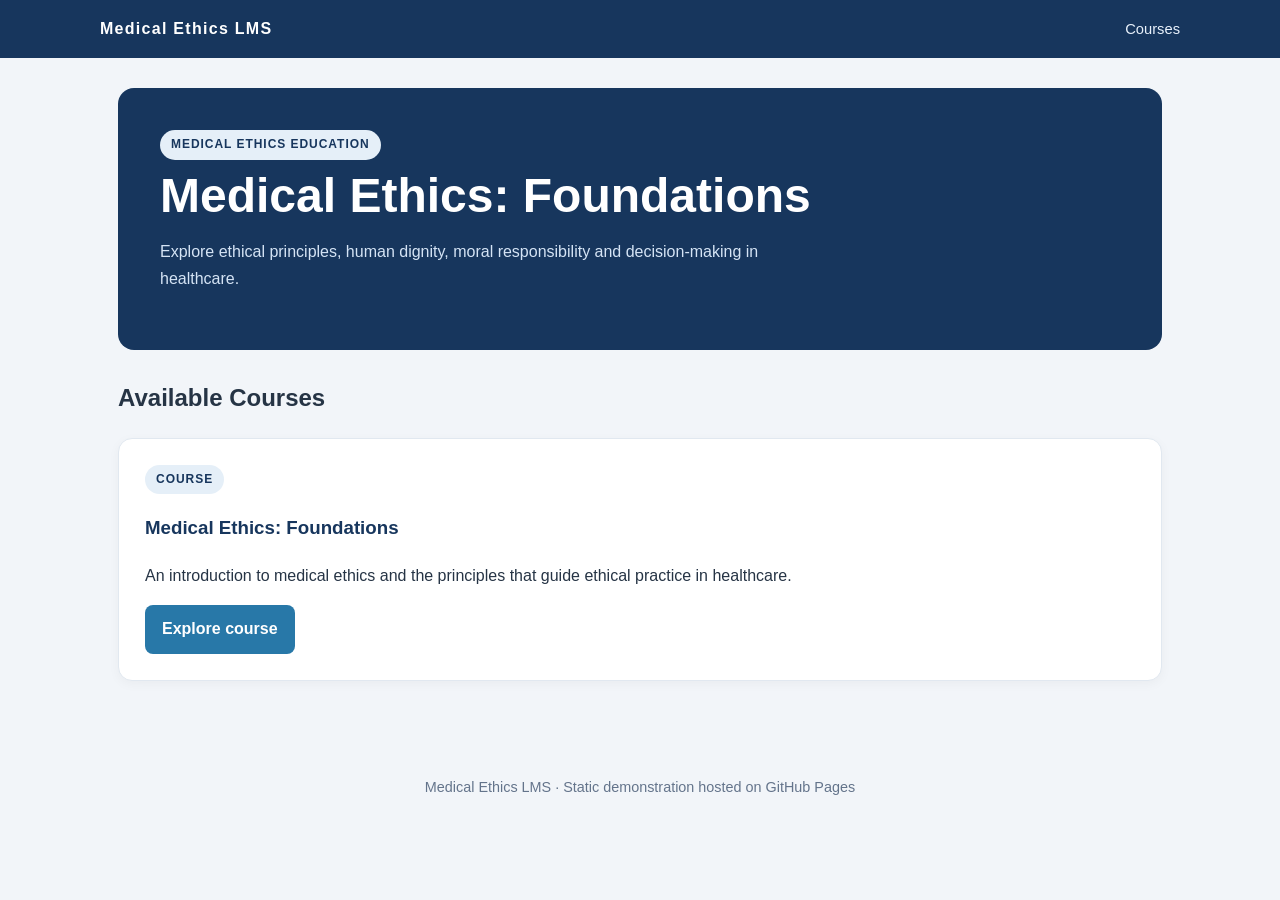
<file: index.html>
<!DOCTYPE html>
<html lang="en">
<head>
    <meta charset="UTF-8">
    <meta name="viewport" content="width=device-width, initial-scale=1">

    <meta name="description" content="Medical Ethics: Foundations — an educational learning platform exploring ethical principles and decision-making in healthcare.">

    <title>Medical Ethics LMS</title>

    <link rel="stylesheet" href="static/css/style.css">
</head>

<body>

<header class="site-header">
    <a class="brand" href="index.html">Medical Ethics LMS</a>

    <nav>
        <a href="index.html">Courses</a>
    </nav>
</header>

<main class="container">

    <section class="hero">
        <span class="eyebrow">MEDICAL ETHICS EDUCATION</span>

        <h1>Medical Ethics: Foundations</h1>

        <p>
            Explore ethical principles, human dignity,
            moral responsibility and decision-making in healthcare.
        </p>
    </section>

    <section>
        <h2>Available Courses</h2>

        <div class="cards">

            <article class="card">
                <span class="pill">COURSE</span>

                <h3>Medical Ethics: Foundations</h3>

                <p>
                    An introduction to medical ethics and
                    the principles that guide ethical practice
                    in healthcare.
                </p>

                <a class="button-link" href="course.html">
                    Explore course
                </a>
            </article>

        </div>
    </section>

</main>

<footer>
    Medical Ethics LMS · Static demonstration hosted on GitHub Pages
</footer>

</body>
</html>
</file>
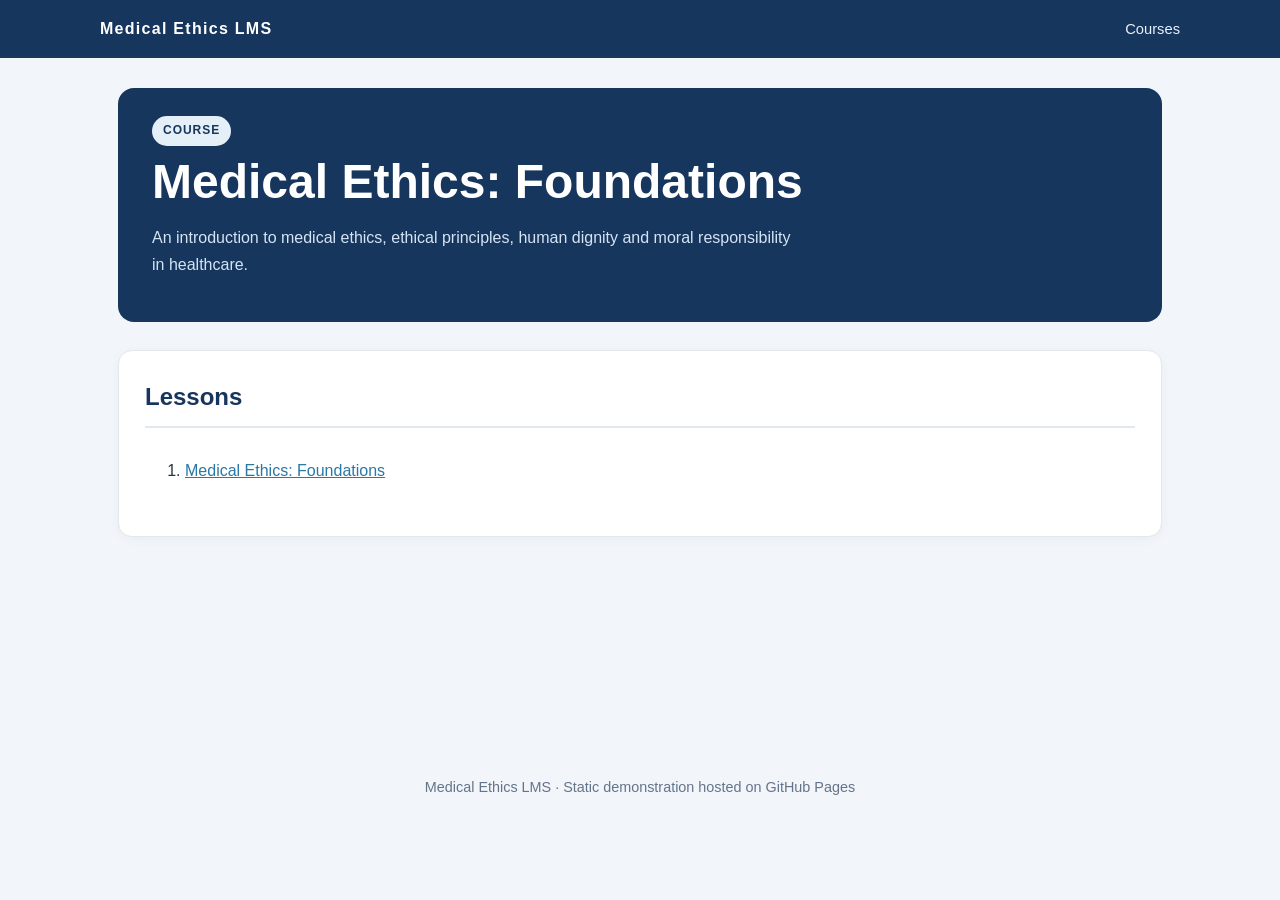
<file: course.html>
<!DOCTYPE html>
<html lang="en">
<head>
    <meta charset="UTF-8">
    <meta name="viewport" content="width=device-width, initial-scale=1">

    <title>Medical Ethics: Foundations | Medical Ethics LMS</title>

    <link rel="stylesheet" href="static/css/style.css">
</head>

<body>

<header class="site-header">
    <a class="brand" href="index.html">Medical Ethics LMS</a>

    <nav>
        <a href="index.html">Courses</a>
    </nav>
</header>

<main class="container">

    <section class="hero compact">
        <span class="eyebrow">COURSE</span>

        <h1>Medical Ethics: Foundations</h1>

        <p>
            An introduction to medical ethics, ethical principles,
            human dignity and moral responsibility in healthcare.
        </p>
    </section>

    <section class="panel">
        <h2>Lessons</h2>

        <ol class="lesson-list">
            <li>
                <a href="lesson.html">
                    Medical Ethics: Foundations
                </a>
            </li>
        </ol>
    </section>

</main>

<footer>
    Medical Ethics LMS · Static demonstration hosted on GitHub Pages
</footer>

</body>
</html>
</file>
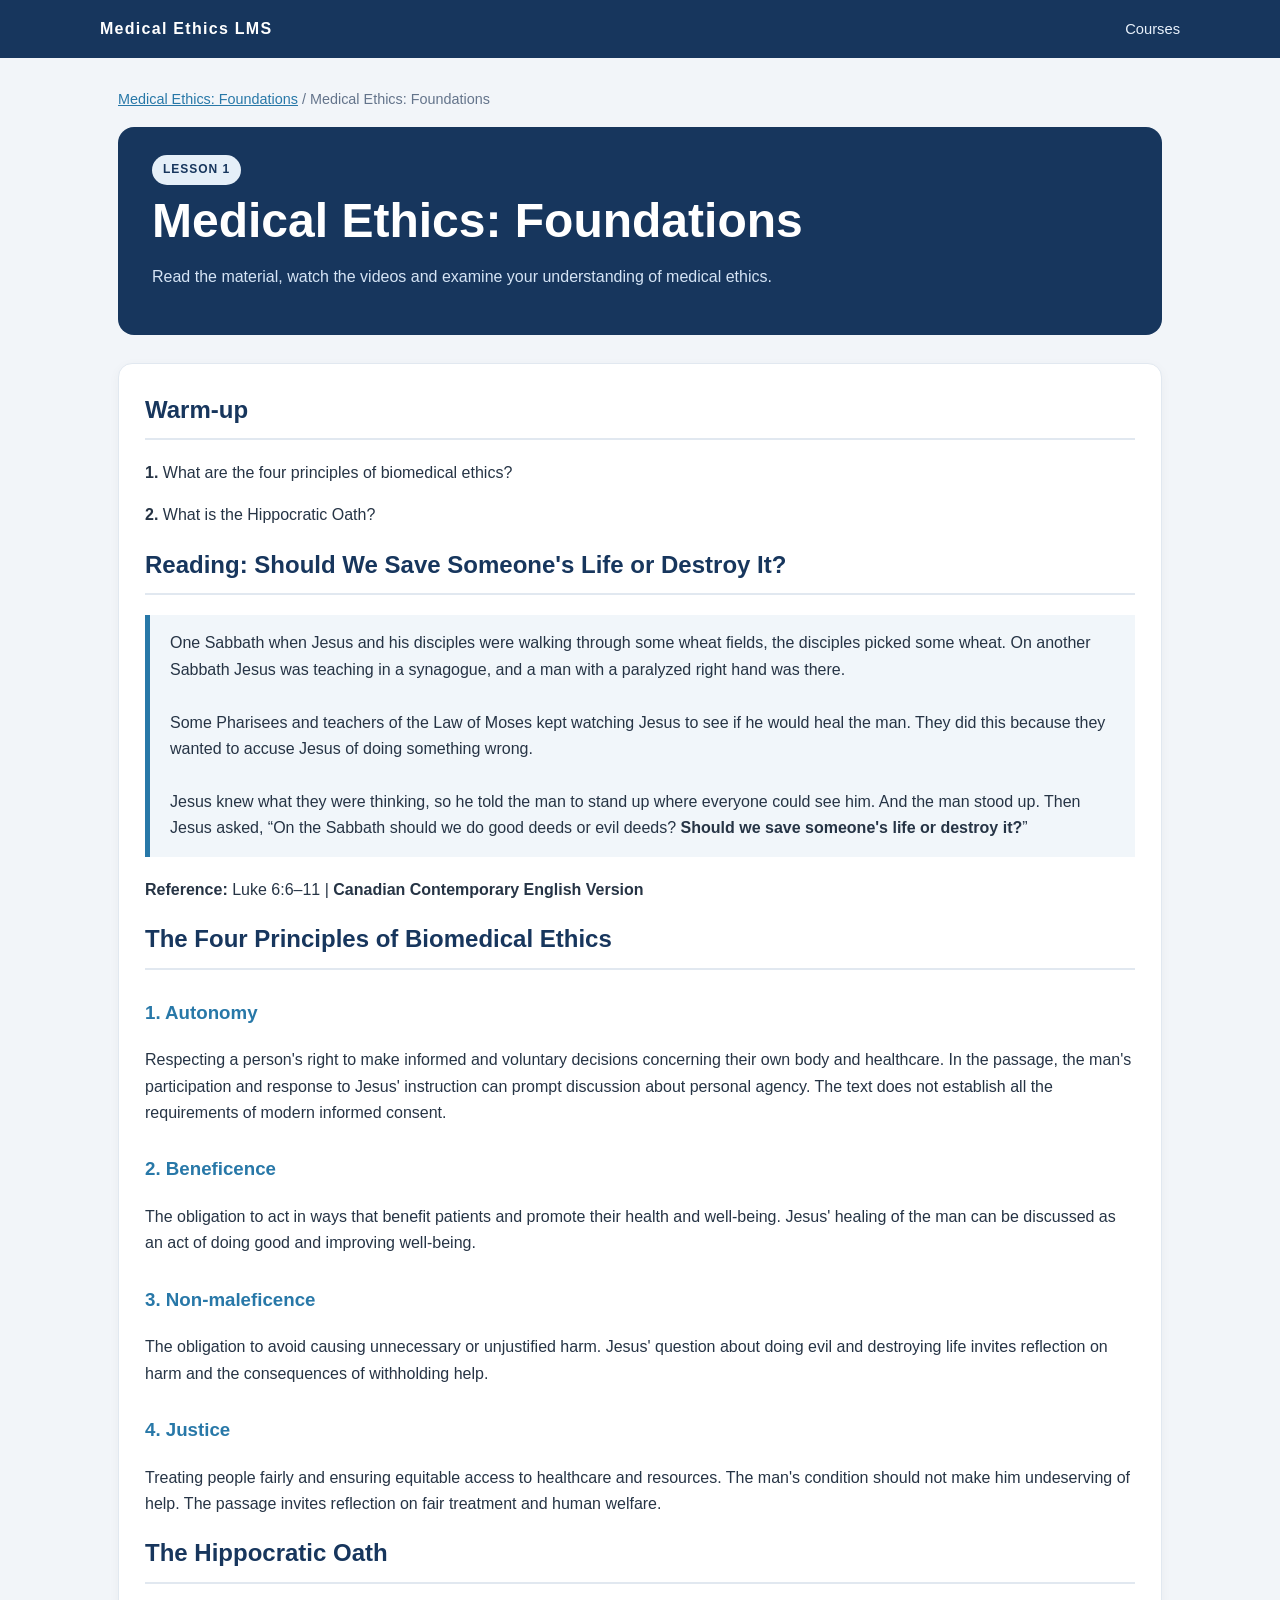
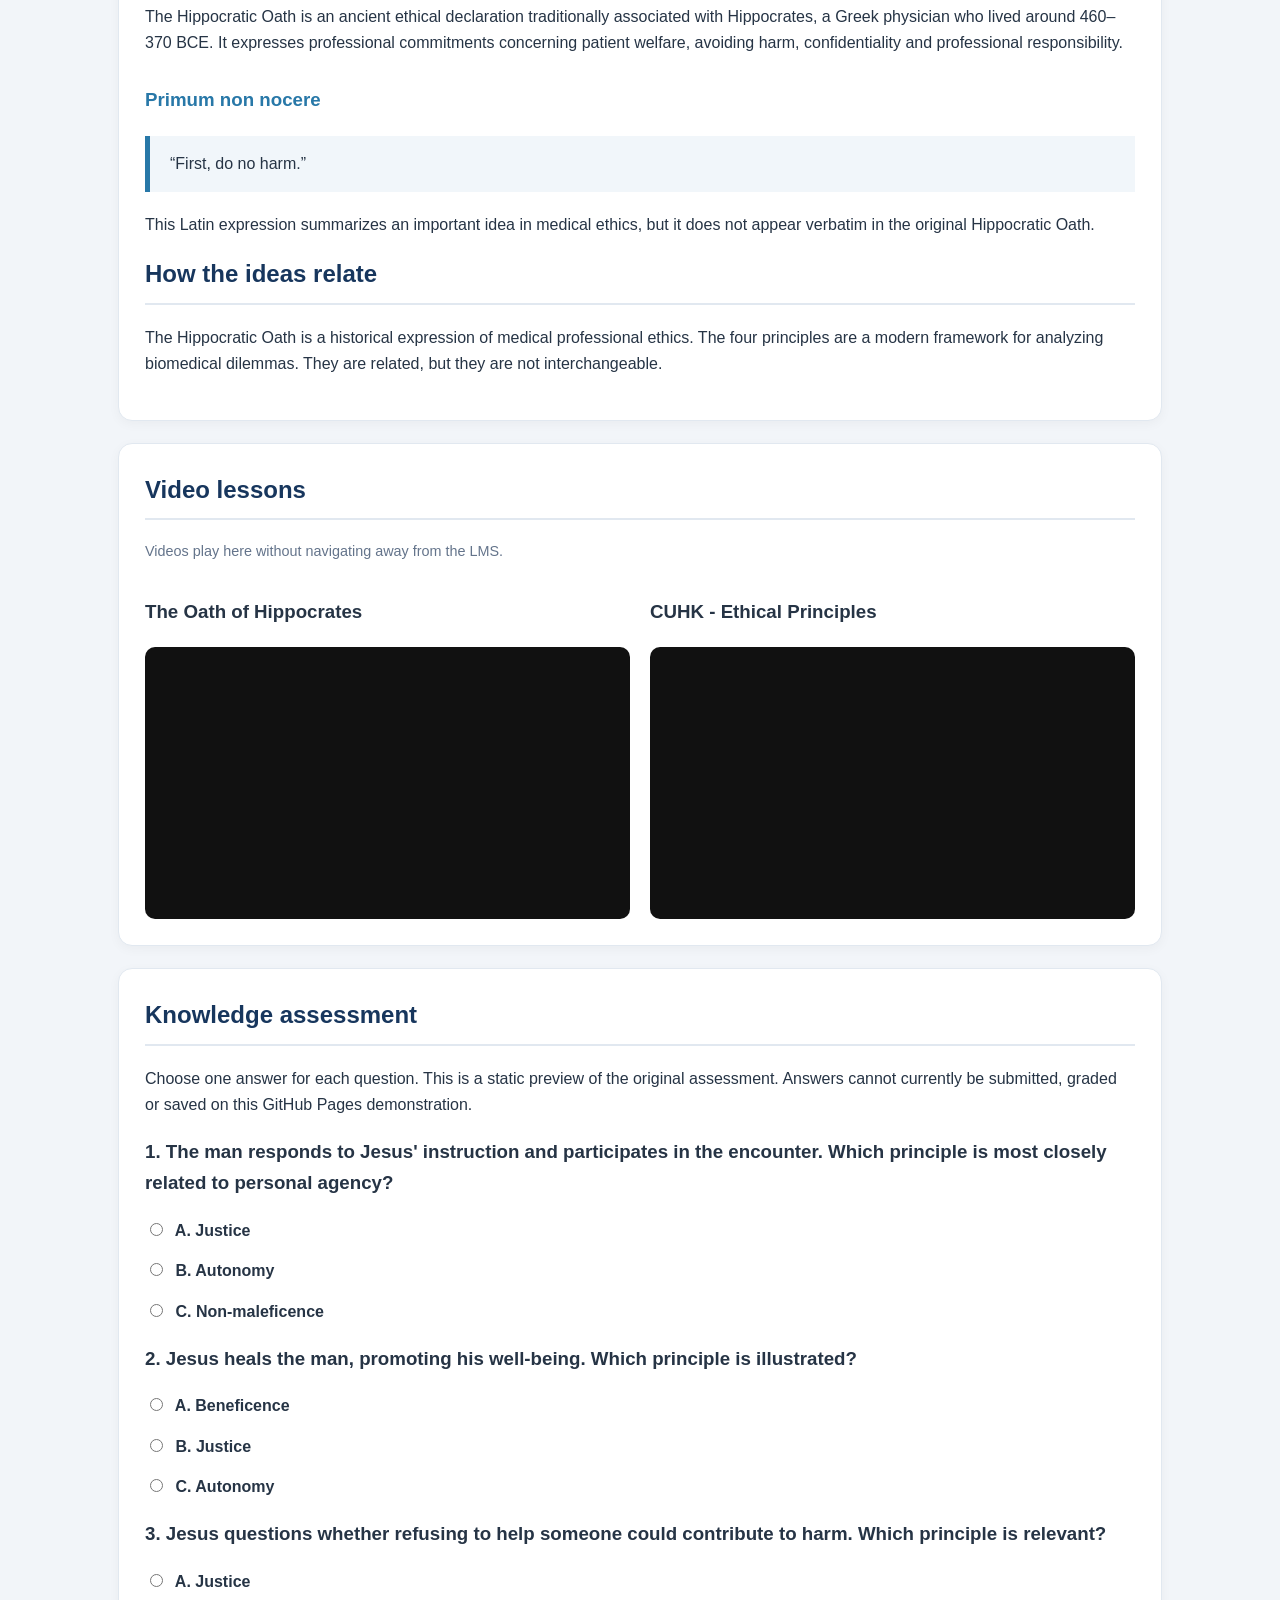
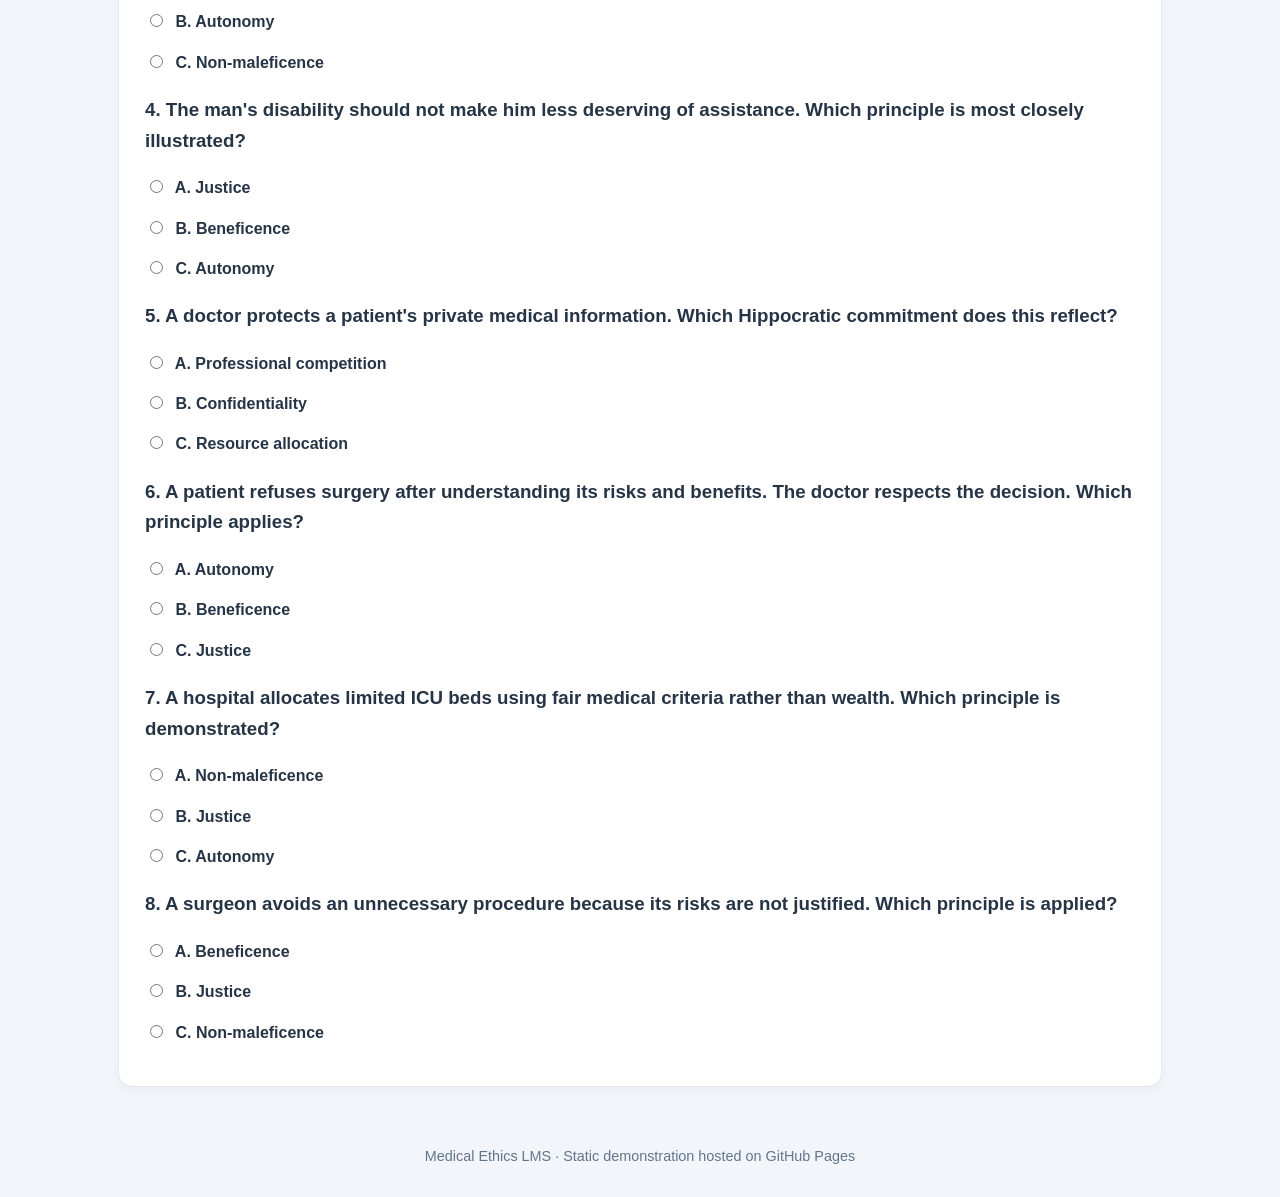
<file: lesson.html>
<!DOCTYPE html>
<html lang="en">
<head>
    <meta charset="UTF-8">
    <meta name="viewport" content="width=device-width, initial-scale=1">

    <meta name="description" content="Medical Ethics: Foundations — lesson on biomedical ethics, human dignity and professional responsibility.">

    <title>Medical Ethics: Foundations | Medical Ethics LMS</title>

    <link rel="stylesheet" href="static/css/style.css">
</head>

<body>

<header class="site-header">
    <a class="brand" href="index.html">Medical Ethics LMS</a>

    <nav>
        <a href="index.html">Courses</a>
    </nav>
</header>

<main class="container">

    <div class="breadcrumb">
        <a href="course.html">Medical Ethics: Foundations</a>
        / Medical Ethics: Foundations
    </div>

    <section class="hero compact">
        <span class="eyebrow">LESSON 1</span>

        <h1>Medical Ethics: Foundations</h1>

        <p>
            Read the material, watch the videos and examine
            your understanding of medical ethics.
        </p>
    </section>

    <section class="panel lesson-content">

        <h2>Warm-up</h2>

        <p><strong>1.</strong> What are the four principles of biomedical ethics?</p>

        <p><strong>2.</strong> What is the Hippocratic Oath?</p>


        <h2>Reading: Should We Save Someone's Life or Destroy It?</h2>

        <blockquote>
            One Sabbath when Jesus and his disciples were walking through some wheat
            fields, the disciples picked some wheat. On another Sabbath Jesus was
            teaching in a synagogue, and a man with a paralyzed right hand was there.

            <br><br>

            Some Pharisees and teachers of the Law of Moses kept watching Jesus to see
            if he would heal the man. They did this because they wanted to accuse Jesus
            of doing something wrong.

            <br><br>

            Jesus knew what they were thinking, so he told the man to stand up where
            everyone could see him. And the man stood up. Then Jesus asked, “On the
            Sabbath should we do good deeds or evil deeds?
            <strong>Should we save someone's life or destroy it?</strong>”
        </blockquote>

        <p>
            <strong>Reference:</strong> Luke 6:6–11 |
            <strong>Canadian Contemporary English Version</strong>
        </p>


        <h2>The Four Principles of Biomedical Ethics</h2>

        <h3>1. Autonomy</h3>

        <p>
            Respecting a person's right to make informed and voluntary decisions
            concerning their own body and healthcare. In the passage, the man's
            participation and response to Jesus' instruction can prompt discussion
            about personal agency. The text does not establish all the requirements
            of modern informed consent.
        </p>


        <h3>2. Beneficence</h3>

        <p>
            The obligation to act in ways that benefit patients and promote their
            health and well-being. Jesus' healing of the man can be discussed as an
            act of doing good and improving well-being.
        </p>


        <h3>3. Non-maleficence</h3>

        <p>
            The obligation to avoid causing unnecessary or unjustified harm.
            Jesus' question about doing evil and destroying life invites reflection
            on harm and the consequences of withholding help.
        </p>


        <h3>4. Justice</h3>

        <p>
            Treating people fairly and ensuring equitable access to healthcare and
            resources. The man's condition should not make him undeserving of help.
            The passage invites reflection on fair treatment and human welfare.
        </p>


        <h2>The Hippocratic Oath</h2>

        <p>
            The Hippocratic Oath is an ancient ethical declaration traditionally
            associated with Hippocrates, a Greek physician who lived around
            460–370 BCE. It expresses professional commitments concerning patient
            welfare, avoiding harm, confidentiality and professional responsibility.
        </p>

        <h3>Primum non nocere</h3>

        <blockquote>“First, do no harm.”</blockquote>

        <p>
            This Latin expression summarizes an important idea in medical ethics,
            but it does not appear verbatim in the original Hippocratic Oath.
        </p>


        <h2>How the ideas relate</h2>

        <p>
            The Hippocratic Oath is a historical expression of medical professional
            ethics. The four principles are a modern framework for analyzing biomedical
            dilemmas. They are related, but they are not interchangeable.
        </p>

    </section>


    <section class="panel">

        <h2>Video lessons</h2>

        <p class="muted">
            Videos play here without navigating away from the LMS.
        </p>

        <div class="video-grid">

            <div>
                <h3>The Oath of Hippocrates</h3>

                <div class="video-frame">
                    <iframe
                        src="https://www.youtube-nocookie.com/embed/xzwfv89ULFw"
                        title="The Oath of Hippocrates"
                        allow="accelerometer; autoplay; clipboard-write; encrypted-media; gyroscope; picture-in-picture; web-share"
                        referrerpolicy="strict-origin-when-cross-origin"
                        allowfullscreen>
                    </iframe>
                </div>
            </div>


            <div>
                <h3>CUHK - Ethical Principles</h3>

                <div class="video-frame">
                    <iframe
                        src="https://www.youtube-nocookie.com/embed/xL-3VXs22hA"
                        title="CUHK - Ethical Principles"
                        allow="accelerometer; autoplay; clipboard-write; encrypted-media; gyroscope; picture-in-picture; web-share"
                        referrerpolicy="strict-origin-when-cross-origin"
                        allowfullscreen>
                    </iframe>
                </div>
            </div>

        </div>

    </section>


    <section class="panel" id="assessment">

        <h2>Knowledge assessment</h2>

        <p>
            Choose one answer for each question. This is a static preview
            of the original assessment. Answers cannot currently be submitted,
            graded or saved on this GitHub Pages demonstration.
        </p>


        <div class="question-card">
            <h3>1. The man responds to Jesus' instruction and participates in the encounter. Which principle is most closely related to personal agency?</h3>

            <label><input type="radio" name="question_1"> A. Justice</label>
            <label><input type="radio" name="question_1"> B. Autonomy</label>
            <label><input type="radio" name="question_1"> C. Non-maleficence</label>
        </div>


        <div class="question-card">
            <h3>2. Jesus heals the man, promoting his well-being. Which principle is illustrated?</h3>

            <label><input type="radio" name="question_2"> A. Beneficence</label>
            <label><input type="radio" name="question_2"> B. Justice</label>
            <label><input type="radio" name="question_2"> C. Autonomy</label>
        </div>


        <div class="question-card">
            <h3>3. Jesus questions whether refusing to help someone could contribute to harm. Which principle is relevant?</h3>

            <label><input type="radio" name="question_3"> A. Justice</label>
            <label><input type="radio" name="question_3"> B. Autonomy</label>
            <label><input type="radio" name="question_3"> C. Non-maleficence</label>
        </div>


        <div class="question-card">
            <h3>4. The man's disability should not make him less deserving of assistance. Which principle is most closely illustrated?</h3>

            <label><input type="radio" name="question_4"> A. Justice</label>
            <label><input type="radio" name="question_4"> B. Beneficence</label>
            <label><input type="radio" name="question_4"> C. Autonomy</label>
        </div>


        <div class="question-card">
            <h3>5. A doctor protects a patient's private medical information. Which Hippocratic commitment does this reflect?</h3>

            <label><input type="radio" name="question_5"> A. Professional competition</label>
            <label><input type="radio" name="question_5"> B. Confidentiality</label>
            <label><input type="radio" name="question_5"> C. Resource allocation</label>
        </div>


        <div class="question-card">
            <h3>6. A patient refuses surgery after understanding its risks and benefits. The doctor respects the decision. Which principle applies?</h3>

            <label><input type="radio" name="question_6"> A. Autonomy</label>
            <label><input type="radio" name="question_6"> B. Beneficence</label>
            <label><input type="radio" name="question_6"> C. Justice</label>
        </div>


        <div class="question-card">
            <h3>7. A hospital allocates limited ICU beds using fair medical criteria rather than wealth. Which principle is demonstrated?</h3>

            <label><input type="radio" name="question_7"> A. Non-maleficence</label>
            <label><input type="radio" name="question_7"> B. Justice</label>
            <label><input type="radio" name="question_7"> C. Autonomy</label>
        </div>


        <div class="question-card">
            <h3>8. A surgeon avoids an unnecessary procedure because its risks are not justified. Which principle is applied?</h3>

            <label><input type="radio" name="question_8"> A. Beneficence</label>
            <label><input type="radio" name="question_8"> B. Justice</label>
            <label><input type="radio" name="question_8"> C. Non-maleficence</label>
        </div>

    </section>

</main>


<footer>
    Medical Ethics LMS · Static demonstration hosted on GitHub Pages
</footer>

</body>
</html>
</file>
<file: static/css/style.css>
:root {
  --navy: #17365d;
  --blue: #2878a8;
  --ink: #263445;
  --muted: #64748b;
  --bg: #f2f5f9;
  --line: #e1e8f0;
  --green: #16834a;
}

* { box-sizing: border-box; }

body {
  margin: 0;
  background: var(--bg);
  color: var(--ink);
  font: 16px/1.65 Arial, sans-serif;
}

a { color: var(--blue); }

.site-header {
  background: var(--navy);
  color: white;
  padding: 16px max(20px, calc((100% - 1080px)/2));
  display: flex;
  align-items: center;
  justify-content: space-between;
  gap: 20px;
  flex-wrap: wrap;
}

.brand {
  color: white;
  font-weight: 800;
  letter-spacing: .08em;
  text-decoration: none;
}

nav {
  display: flex;
  gap: 18px;
  align-items: center;
  flex-wrap: wrap;
}

nav a, .welcome {
  color: #e8f1fb;
  text-decoration: none;
  font-size: .92rem;
}

.inline-form { display: inline; margin: 0; }

.nav-button {
  background: transparent;
  border: 1px solid #8da9c7;
  padding: 7px 12px;
  margin: 0;
}

.container {
  max-width: 1080px;
  margin: 30px auto;
  padding: 0 18px;
  min-height: 70vh;
}

.hero {
  background: var(--navy);
  color: white;
  padding: 42px;
  border-radius: 16px;
  margin-bottom: 28px;
}

.hero h1 {
  margin: 8px 0;
  font-size: clamp(2rem, 5vw, 3rem);
  line-height: 1.15;
}

.hero p {
  color: #d5e4f5;
  max-width: 650px;
}

.hero.compact { padding: 28px 34px; }

.eyebrow, .pill {
  display: inline-block;
  font-size: .75rem;
  font-weight: bold;
  letter-spacing: .08em;
  background: #e5eff8;
  color: var(--navy);
  border-radius: 30px;
  padding: 5px 11px;
}

.cards {
  display: grid;
  grid-template-columns: repeat(auto-fit, minmax(240px, 1fr));
  gap: 18px;
}

.card, .panel, .form-card {
  background: white;
  border: 1px solid var(--line);
  border-radius: 14px;
  padding: 26px;
  box-shadow: 0 3px 12px rgba(0,0,0,.04);
  margin-bottom: 22px;
}

.card h3 { color: var(--navy); }

.button-link, button {
  display: inline-block;
  border: 0;
  border-radius: 8px;
  padding: 11px 17px;
  background: var(--blue);
  color: white;
  text-decoration: none;
  font-weight: 700;
  cursor: pointer;
  font-size: 1rem;
}

button:hover, .button-link:hover { filter: brightness(.94); }

.form-card {
  max-width: 520px;
  margin: 45px auto;
}

label {
  display: block;
  margin: 14px 0;
  font-weight: 600;
}

input:not([type=radio]) {
  display: block;
  width: 100%;
  margin-top: 6px;
  padding: 12px;
  border: 1px solid #cbd5e1;
  border-radius: 7px;
  font: inherit;
}

input[type=radio] { margin-right: 8px; }

.hint, .muted {
  color: var(--muted);
  font-size: .9rem;
}

.flash-wrap {
  max-width: 1080px;
  margin: 18px auto 0;
  padding: 0 18px;
}

.flash {
  padding: 12px 16px;
  margin-bottom: 8px;
  border-radius: 8px;
  background: #e5eff8;
}

.flash.success { background: #e7f5ec; color: #146c3b; }
.flash.error { background: #fdecea; color: #9f2d25; }
.flash.info { background: #eaf2fb; color: #234c78; }

.lesson-content h2, .panel h2 {
  color: var(--navy);
  border-bottom: 2px solid var(--line);
  padding-bottom: 9px;
  margin-top: 0;
}

.lesson-content h3 {
  color: var(--blue);
  margin-top: 28px;
}

blockquote {
  border-left: 5px solid var(--blue);
  padding: 15px 20px;
  background: #f1f6fa;
  margin: 20px 0;
}

.lesson-content li { margin: 7px 0; }

.breadcrumb {
  margin: 0 0 15px;
  color: var(--muted);
  font-size: .9rem;
}

.video-grid {
  display: grid;
  grid-template-columns: 1fr 1fr;
  gap: 20px;
}

.video-frame {
  position: relative;
  width: 100%;
  aspect-ratio: 16/9;
  background: #111;
  border-radius: 10px;
  overflow: hidden;
}

.video-frame iframe {
  position: absolute;
  inset: 0;
  width: 100%;
  height: 100%;
  border: 0;
}

.quiz-question {
  border: 1px solid var(--line);
  border-radius: 10px;
  padding: 18px;
  margin: 18px 0;
}

.quiz-question legend {
  font-weight: 800;
  color: var(--navy);
  padding: 0 8px;
}

.option {
  display: block;
  padding: 8px 10px;
  background: #f7f9fc;
  border-radius: 7px;
  margin: 8px 0;
  font-weight: 400;
  cursor: pointer;
}

.result-card, .notice {
  margin-top: 20px;
  background: #eaf5ee;
  border-radius: 10px;
  padding: 18px;
}

.table-wrap { overflow-x: auto; }

table {
  border-collapse: collapse;
  width: 100%;
}

th, td {
  text-align: left;
  border-bottom: 1px solid var(--line);
  padding: 12px;
  white-space: nowrap;
}

.lesson-list li { padding: 10px 0; }

footer {
  text-align: center;
  color: var(--muted);
  padding: 28px 15px;
  font-size: .9rem;
}

@media(max-width:700px) {
  .site-header { align-items: flex-start; }
  .video-grid { grid-template-columns: 1fr; }
  .hero { padding: 28px 22px; }
  .card, .panel, .form-card { padding: 20px; }
}
</file>
